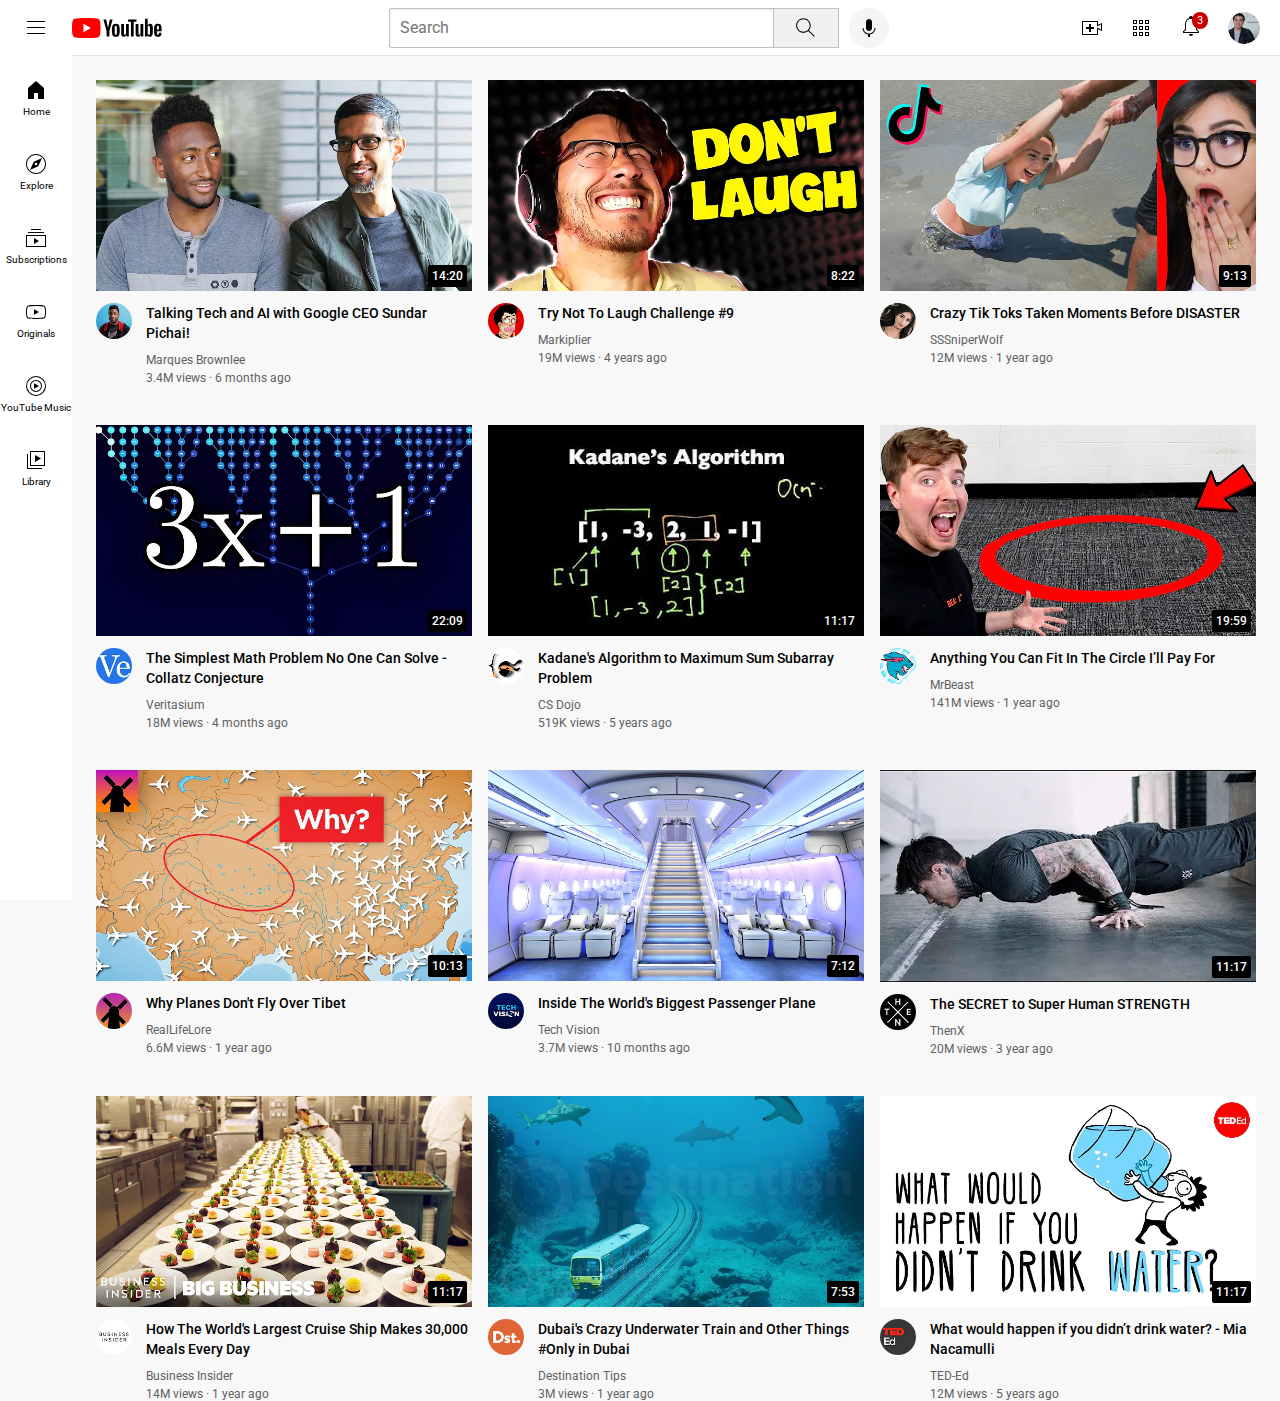
<file: index.html>
<!DOCTYPE html>
<html>
  <head>
    <title>YouTube.com Clone</title>

    <link rel="preconnect" href="https://fonts.googleapis.com">
    <link rel="preconnect" href="https://fonts.gstatic.com" crossorigin>
    <link href="https://fonts.googleapis.com/css2?family=Roboto:wght@400;500;700&display=swap" rel="stylesheet">

    <link rel="stylesheet" href="styles/general.css">
    <link rel="stylesheet" href="styles/header.css">
    <link rel="stylesheet" href="styles/video.css">
    <link rel="stylesheet" href="styles/sidebar.css">
  </head>
  <body>
    <header class="header">
      <div class="left-section">
        <img class="hamburger-menu" src="icons/hamburger-menu.svg">
        <img class="youtube-logo" src="icons/youtube-logo.svg">
      </div>
      <div class="middle-section">
        <input class="search-bar" type="text" placeholder="Search">
        <button class="search-button">
          <img class="search-icon" src="icons/search.svg">
          <div class="tooltip">Search</div>
        </button>
        <!-- Put position absolute inside position relative -->
        <button class="voice-search-button">
          <img class="voice-search-icon" src="icons/voice-search-icon.svg">
          <div class="tooltip">Search with your voice</div>
        </button>
      </div>
      <div class="right-section">
        <div class="upload-icon-container">
          <img class="upload-icon" src="icons/upload.svg">
          <div class="tooltip">Create</div>
        </div>
        <img class="youtube-apps-icon" src="icons/youtube-apps.svg">
        <div class="notifications-icon-container">
          <img class="notifications-icon" src="icons/notifications.svg">
          <div class="notifications-count">3</div>
        </div>
        <img class="current-user-picture" src="channel-pictures/my-channel.jpeg">
      </div>
    </header>

    <nav class="sidebar">
      <div class="sidebar-link">
        <img src="icons/home.svg">
        <div>Home</div>
      </div>
      <div class="sidebar-link">
        <img src="icons/explore.svg">
        <div>Explore</div>
      </div>
      <div class="sidebar-link">
        <img src="icons/subscriptions.svg">
        <div>Subscriptions</div>
      </div>
      <div class="sidebar-link">
        <img src="icons/originals.svg">
        <div>Originals</div>
      </div>
      <div class="sidebar-link">
        <img src="icons/youtube-music.svg">
        <div>YouTube Music</div>
      </div>
      <div class="sidebar-link">
        <img src="icons/library.svg">
        <div>Library</div>
      </div>
    </nav>

    <main>
      <section class="video-grid">
        <div class="video-preview">
          <div class="thumbnail-row">
            <img class="thumbnail" src="thumbnails/thumbnail-1.webp">
            <div class="video-time">14:20</div>
          </div>
          <div class="video-info-grid">
            <div class="channel-picture">
              <img class="profile-picture" src="channel-pictures/channel-1.jpeg">
            </div>
            <div class="video-info">
              <p class="video-title">
                Talking Tech and AI with Google CEO Sundar Pichai!
              </p>
              <p class="video-author">
                Marques Brownlee
              </p>
              <p class="video-stats">
                3.4M views &#183; 6 months ago
              </p>
            </div>
          </div>
        </div>

        <div class="video-preview">
          <div class="thumbnail-row">
            <img class="thumbnail" src="thumbnails/thumbnail-2.webp">
            <div class="video-time">8:22</div>
          </div>
          <div class="video-info-grid">
            <div class="channel-picture">
              <img class="profile-picture" src="channel-pictures/channel-2.jpeg">
            </div>
            <div class="video-info">
              <p class="video-title">
                Try Not To Laugh Challenge #9
              </p>
              <p class="video-author">
                Markiplier
              </p>
              <p class="video-stats">
                19M views &#183; 4 years ago
              </p>
            </div>
          </div>
        </div>

        <div class="video-preview">
          <div class="thumbnail-row">
            <img class="thumbnail" src="thumbnails/thumbnail-3.webp">
            <div class="video-time">9:13</div>
          </div>
          <div class="video-info-grid">
            <div class="channel-picture">
              <img class="profile-picture" src="channel-pictures/channel-3.jpeg">
            </div>
            <div class="video-info">
              <p class="video-title">
                Crazy Tik Toks Taken Moments Before DISASTER
              </p>
              <p class="video-author">
                SSSniperWolf
              </p>
              <p class="video-stats">
                12M views &#183; 1 year ago
              </p>
            </div>
          </div>
        </div>

        <div class="video-preview">
          <div class="thumbnail-row">
            <img class="thumbnail" src="thumbnails/thumbnail-4.webp">
            <div class="video-time">22:09</div>
          </div>
          <div class="video-info-grid">
            <div class="channel-picture">
              <img class="profile-picture" src="channel-pictures/channel-4.jpeg">
            </div>
            <div class="video-info">
              <p class="video-title">
                The Simplest Math Problem No One Can Solve - Collatz Conjecture
              </p>
              <p class="video-author">
                Veritasium
              </p>
              <p class="video-stats">
                18M views &#183; 4 months ago
              </p>
            </div>
          </div>
        </div>

        <div class="video-preview">
          <div class="thumbnail-row">
            <img class="thumbnail" src="thumbnails/thumbnail-5.webp">
            <div class="video-time">11:17</div>
          </div>
          <div class="video-info-grid">
            <div class="channel-picture">
              <img class="profile-picture" src="channel-pictures/channel-5.jpeg">
            </div>
            <div class="video-info">
              <p class="video-title">
                Kadane's Algorithm to Maximum Sum Subarray Problem
              </p>
              <p class="video-author">
                CS Dojo
              </p>
              <p class="video-stats">
                519K views &#183; 5 years ago
              </p>
            </div>
          </div>
        </div>

        <div class="video-preview">
          <div class="thumbnail-row">
            <img class="thumbnail" src="thumbnails/thumbnail-6.webp">
            <div class="video-time">19:59</div>
          </div>
          <div class="video-info-grid">
            <div class="channel-picture">
              <img class="profile-picture" src="channel-pictures/channel-6.jpeg">
            </div>
            <div class="video-info">
              <p class="video-title">
                Anything You Can Fit In The Circle I’ll Pay For
              </p>
              <p class="video-author">
                MrBeast
              </p>
              <p class="video-stats">
                141M views &#183; 1 year ago
              </p>
            </div>
          </div>
        </div>

        <div class="video-preview">
          <div class="thumbnail-row">
            <img class="thumbnail" src="thumbnails/thumbnail-7.webp">
            <div class="video-time">10:13</div>
          </div>
          <div class="video-info-grid">
            <div class="channel-picture">
              <img class="profile-picture" src="channel-pictures/channel-7.jpeg">
            </div>
            <div class="video-info">
              <p class="video-title">
                Why Planes Don't Fly Over Tibet
              </p>
              <p class="video-author">
                RealLifeLore
              </p>
              <p class="video-stats">
                6.6M views · 1 year ago
              </p>
            </div>
          </div>
        </div>

        <div class="video-preview">
          <div class="thumbnail-row">
            <img class="thumbnail" src="thumbnails/thumbnail-8.webp">
            <div class="video-time">7:12</div>
          </div>
          <div class="video-info-grid">
            <div class="channel-picture">
              <img class="profile-picture" src="channel-pictures/channel-8.jpeg">
            </div>
            <div class="video-info">
              <p class="video-title">
                Inside The World's Biggest Passenger Plane
              </p>
              <p class="video-author">
                Tech Vision
              </p>
              <p class="video-stats">
                3.7M views · 10 months ago
              </p>
            </div>
          </div>
        </div>

        <div class="video-preview">
          <div class="thumbnail-row">
            <img class="thumbnail" src="thumbnails/thumbnail-9.webp">
            <div class="video-time">11:17</div>
          </div>
          <div class="video-info-grid">
            <div class="channel-picture">
              <img class="profile-picture" src="channel-pictures/channel-9.jpeg">
            </div>
            <div class="video-info">
              <p class="video-title">
                The SECRET to Super Human STRENGTH
              </p>
              <p class="video-author">
                ThenX
              </p>
              <p class="video-stats">
                20M views · 3 year ago
              </p>
            </div>
          </div>
        </div>

        <div class="video-preview">
          <div class="thumbnail-row">
            <img class="thumbnail" src="thumbnails/thumbnail-10.webp">
            <div class="video-time">11:17</div>
          </div>
          <div class="video-info-grid">
            <div class="channel-picture">
              <img class="profile-picture" src="channel-pictures/channel-10.jpeg">
            </div>
            <div class="video-info">
              <p class="video-title">
                How The World's Largest Cruise Ship Makes 30,000 Meals Every Day
              </p>
              <p class="video-author">
                Business Insider
              </p>
              <p class="video-stats">
                14M views · 1 year ago
              </p>
            </div>
          </div>
        </div>

        <div class="video-preview">
          <div class="thumbnail-row">
            <img class="thumbnail" src="thumbnails/thumbnail-11.webp">
            <div class="video-time">7:53</div>
          </div>
          <div class="video-info-grid">
            <div class="channel-picture">
              <img class="profile-picture" src="channel-pictures/channel-11.jpeg">
            </div>
            <div class="video-info">
              <p class="video-title">
                Dubai's Crazy Underwater Train and Other Things #Only in Dubai
              </p>
              <p class="video-author">
                Destination Tips
              </p>
              <p class="video-stats">
                3M views · 1 year ago
              </p>
            </div>
          </div>
        </div>

        <div class="video-preview">
          <div class="thumbnail-row">
            <img class="thumbnail" src="thumbnails/thumbnail-12.webp">
            <div class="video-time">11:17</div>
          </div>
          <div class="video-info-grid">
            <div class="channel-picture">
              <img class="profile-picture" src="channel-pictures/channel-12.jpeg">
            </div>
            <div class="video-info">
              <p class="video-title">
                What would happen if you didn’t drink water? - Mia Nacamulli
              </p>
              <p class="video-author">
                TED-Ed
              </p>
              <p class="video-stats">
                12M views · 5 years ago
              </p>
            </div>
          </div>
        </div>

      </section>
    </main>
  </body>
</html>
</file>
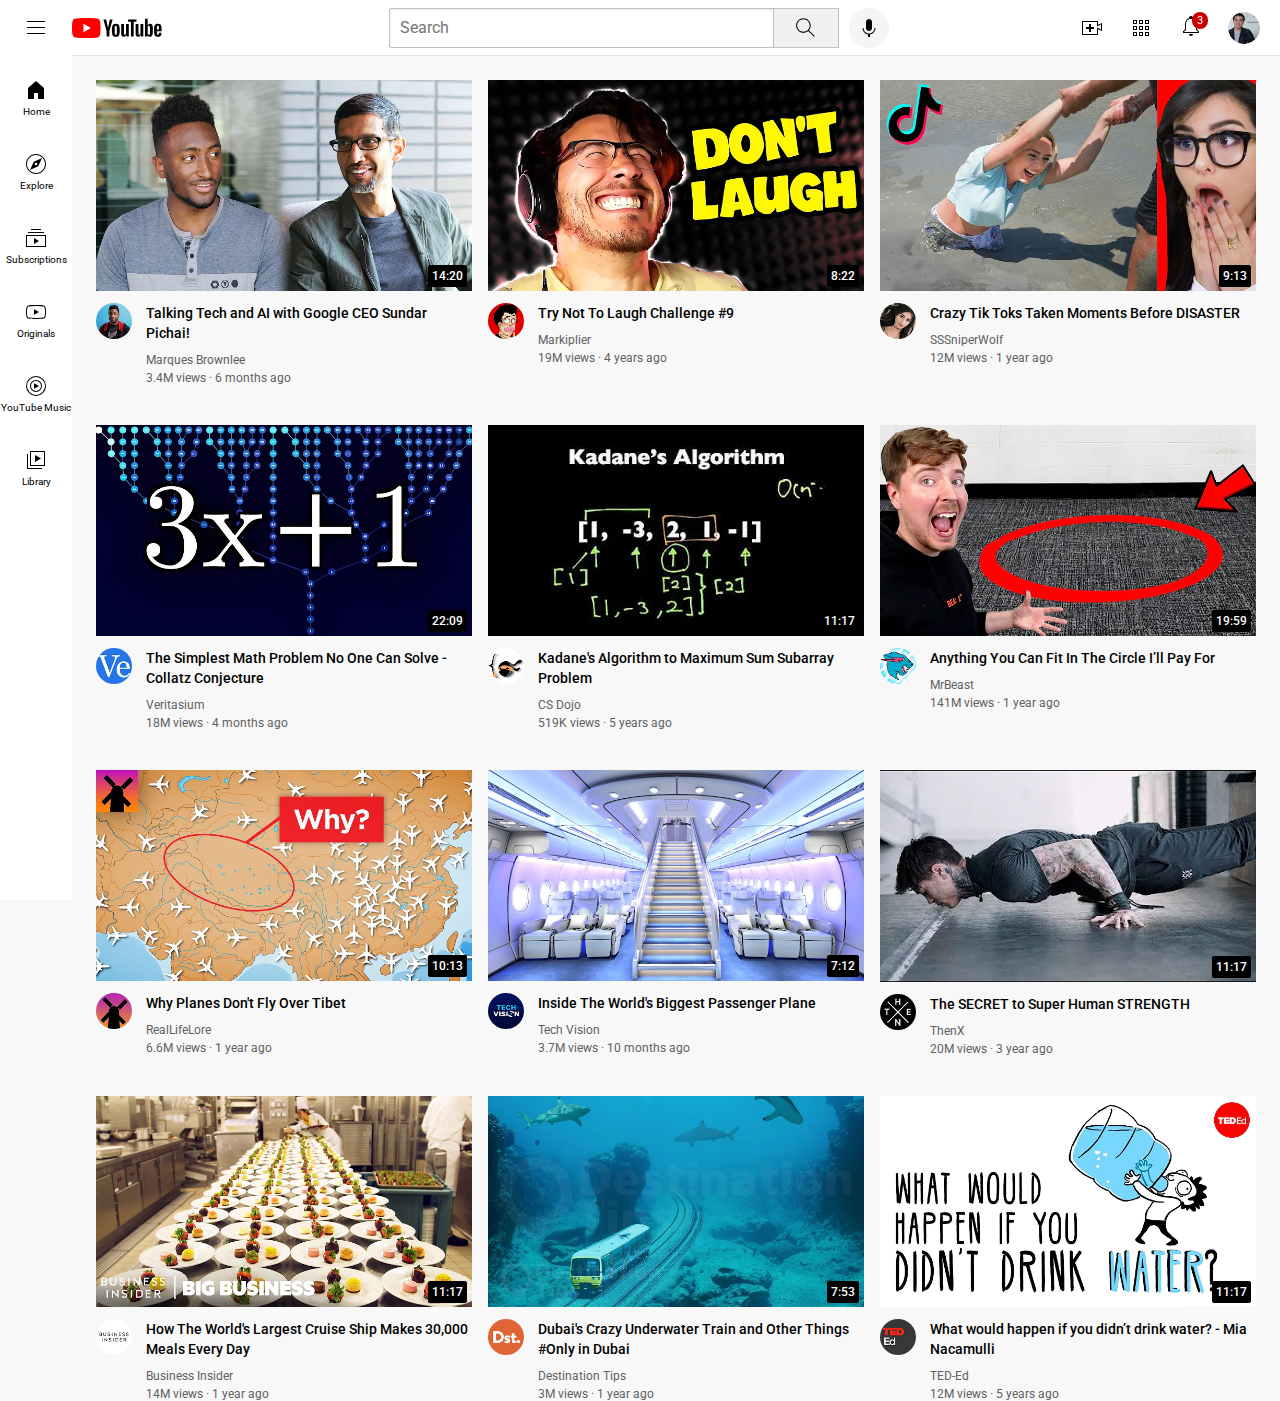
<file: youtube.html>
<!DOCTYPE html>
<html>
  <head>
    <title>YouTube.com Clone</title>

    <link rel="preconnect" href="https://fonts.googleapis.com">
    <link rel="preconnect" href="https://fonts.gstatic.com" crossorigin>
    <link href="https://fonts.googleapis.com/css2?family=Roboto:wght@400;500;700&display=swap" rel="stylesheet">

    <link rel="stylesheet" href="styles/general.css">
    <link rel="stylesheet" href="styles/header.css">
    <link rel="stylesheet" href="styles/video.css">
    <link rel="stylesheet" href="styles/sidebar.css">
  </head>
  <body>
    <header class="header">
      <div class="left-section">
        <img class="hamburger-menu" src="icons/hamburger-menu.svg">
        <img class="youtube-logo" src="icons/youtube-logo.svg">
      </div>
      <div class="middle-section">
        <input class="search-bar" type="text" placeholder="Search">
        <button class="search-button">
          <img class="search-icon" src="icons/search.svg">
          <div class="tooltip">Search</div>
        </button>
        <!-- Put position absolute inside position relative -->
        <button class="voice-search-button">
          <img class="voice-search-icon" src="icons/voice-search-icon.svg">
          <div class="tooltip">Search with your voice</div>
        </button>
      </div>
      <div class="right-section">
        <div class="upload-icon-container">
          <img class="upload-icon" src="icons/upload.svg">
          <div class="tooltip">Create</div>
        </div>
        <img class="youtube-apps-icon" src="icons/youtube-apps.svg">
        <div class="notifications-icon-container">
          <img class="notifications-icon" src="icons/notifications.svg">
          <div class="notifications-count">3</div>
        </div>
        <img class="current-user-picture" src="channel-pictures/my-channel.jpeg">
      </div>
    </header>

    <nav class="sidebar">
      <div class="sidebar-link">
        <img src="icons/home.svg">
        <div>Home</div>
      </div>
      <div class="sidebar-link">
        <img src="icons/explore.svg">
        <div>Explore</div>
      </div>
      <div class="sidebar-link">
        <img src="icons/subscriptions.svg">
        <div>Subscriptions</div>
      </div>
      <div class="sidebar-link">
        <img src="icons/originals.svg">
        <div>Originals</div>
      </div>
      <div class="sidebar-link">
        <img src="icons/youtube-music.svg">
        <div>YouTube Music</div>
      </div>
      <div class="sidebar-link">
        <img src="icons/library.svg">
        <div>Library</div>
      </div>
    </nav>

    <main>
      <section class="video-grid">
        <div class="video-preview">
          <div class="thumbnail-row">
            <img class="thumbnail" src="thumbnails/thumbnail-1.webp">
            <div class="video-time">14:20</div>
          </div>
          <div class="video-info-grid">
            <div class="channel-picture">
              <img class="profile-picture" src="channel-pictures/channel-1.jpeg">
            </div>
            <div class="video-info">
              <p class="video-title">
                Talking Tech and AI with Google CEO Sundar Pichai!
              </p>
              <p class="video-author">
                Marques Brownlee
              </p>
              <p class="video-stats">
                3.4M views &#183; 6 months ago
              </p>
            </div>
          </div>
        </div>

        <div class="video-preview">
          <div class="thumbnail-row">
            <img class="thumbnail" src="thumbnails/thumbnail-2.webp">
            <div class="video-time">8:22</div>
          </div>
          <div class="video-info-grid">
            <div class="channel-picture">
              <img class="profile-picture" src="channel-pictures/channel-2.jpeg">
            </div>
            <div class="video-info">
              <p class="video-title">
                Try Not To Laugh Challenge #9
              </p>
              <p class="video-author">
                Markiplier
              </p>
              <p class="video-stats">
                19M views &#183; 4 years ago
              </p>
            </div>
          </div>
        </div>

        <div class="video-preview">
          <div class="thumbnail-row">
            <img class="thumbnail" src="thumbnails/thumbnail-3.webp">
            <div class="video-time">9:13</div>
          </div>
          <div class="video-info-grid">
            <div class="channel-picture">
              <img class="profile-picture" src="channel-pictures/channel-3.jpeg">
            </div>
            <div class="video-info">
              <p class="video-title">
                Crazy Tik Toks Taken Moments Before DISASTER
              </p>
              <p class="video-author">
                SSSniperWolf
              </p>
              <p class="video-stats">
                12M views &#183; 1 year ago
              </p>
            </div>
          </div>
        </div>

        <div class="video-preview">
          <div class="thumbnail-row">
            <img class="thumbnail" src="thumbnails/thumbnail-4.webp">
            <div class="video-time">22:09</div>
          </div>
          <div class="video-info-grid">
            <div class="channel-picture">
              <img class="profile-picture" src="channel-pictures/channel-4.jpeg">
            </div>
            <div class="video-info">
              <p class="video-title">
                The Simplest Math Problem No One Can Solve - Collatz Conjecture
              </p>
              <p class="video-author">
                Veritasium
              </p>
              <p class="video-stats">
                18M views &#183; 4 months ago
              </p>
            </div>
          </div>
        </div>

        <div class="video-preview">
          <div class="thumbnail-row">
            <img class="thumbnail" src="thumbnails/thumbnail-5.webp">
            <div class="video-time">11:17</div>
          </div>
          <div class="video-info-grid">
            <div class="channel-picture">
              <img class="profile-picture" src="channel-pictures/channel-5.jpeg">
            </div>
            <div class="video-info">
              <p class="video-title">
                Kadane's Algorithm to Maximum Sum Subarray Problem
              </p>
              <p class="video-author">
                CS Dojo
              </p>
              <p class="video-stats">
                519K views &#183; 5 years ago
              </p>
            </div>
          </div>
        </div>

        <div class="video-preview">
          <div class="thumbnail-row">
            <img class="thumbnail" src="thumbnails/thumbnail-6.webp">
            <div class="video-time">19:59</div>
          </div>
          <div class="video-info-grid">
            <div class="channel-picture">
              <img class="profile-picture" src="channel-pictures/channel-6.jpeg">
            </div>
            <div class="video-info">
              <p class="video-title">
                Anything You Can Fit In The Circle I’ll Pay For
              </p>
              <p class="video-author">
                MrBeast
              </p>
              <p class="video-stats">
                141M views &#183; 1 year ago
              </p>
            </div>
          </div>
        </div>

        <div class="video-preview">
          <div class="thumbnail-row">
            <img class="thumbnail" src="thumbnails/thumbnail-7.webp">
            <div class="video-time">10:13</div>
          </div>
          <div class="video-info-grid">
            <div class="channel-picture">
              <img class="profile-picture" src="channel-pictures/channel-7.jpeg">
            </div>
            <div class="video-info">
              <p class="video-title">
                Why Planes Don't Fly Over Tibet
              </p>
              <p class="video-author">
                RealLifeLore
              </p>
              <p class="video-stats">
                6.6M views · 1 year ago
              </p>
            </div>
          </div>
        </div>

        <div class="video-preview">
          <div class="thumbnail-row">
            <img class="thumbnail" src="thumbnails/thumbnail-8.webp">
            <div class="video-time">7:12</div>
          </div>
          <div class="video-info-grid">
            <div class="channel-picture">
              <img class="profile-picture" src="channel-pictures/channel-8.jpeg">
            </div>
            <div class="video-info">
              <p class="video-title">
                Inside The World's Biggest Passenger Plane
              </p>
              <p class="video-author">
                Tech Vision
              </p>
              <p class="video-stats">
                3.7M views · 10 months ago
              </p>
            </div>
          </div>
        </div>

        <div class="video-preview">
          <div class="thumbnail-row">
            <img class="thumbnail" src="thumbnails/thumbnail-9.webp">
            <div class="video-time">11:17</div>
          </div>
          <div class="video-info-grid">
            <div class="channel-picture">
              <img class="profile-picture" src="channel-pictures/channel-9.jpeg">
            </div>
            <div class="video-info">
              <p class="video-title">
                The SECRET to Super Human STRENGTH
              </p>
              <p class="video-author">
                ThenX
              </p>
              <p class="video-stats">
                20M views · 3 year ago
              </p>
            </div>
          </div>
        </div>

        <div class="video-preview">
          <div class="thumbnail-row">
            <img class="thumbnail" src="thumbnails/thumbnail-10.webp">
            <div class="video-time">11:17</div>
          </div>
          <div class="video-info-grid">
            <div class="channel-picture">
              <img class="profile-picture" src="channel-pictures/channel-10.jpeg">
            </div>
            <div class="video-info">
              <p class="video-title">
                How The World's Largest Cruise Ship Makes 30,000 Meals Every Day
              </p>
              <p class="video-author">
                Business Insider
              </p>
              <p class="video-stats">
                14M views · 1 year ago
              </p>
            </div>
          </div>
        </div>

        <div class="video-preview">
          <div class="thumbnail-row">
            <img class="thumbnail" src="thumbnails/thumbnail-11.webp">
            <div class="video-time">7:53</div>
          </div>
          <div class="video-info-grid">
            <div class="channel-picture">
              <img class="profile-picture" src="channel-pictures/channel-11.jpeg">
            </div>
            <div class="video-info">
              <p class="video-title">
                Dubai's Crazy Underwater Train and Other Things #Only in Dubai
              </p>
              <p class="video-author">
                Destination Tips
              </p>
              <p class="video-stats">
                3M views · 1 year ago
              </p>
            </div>
          </div>
        </div>

        <div class="video-preview">
          <div class="thumbnail-row">
            <img class="thumbnail" src="thumbnails/thumbnail-12.webp">
            <div class="video-time">11:17</div>
          </div>
          <div class="video-info-grid">
            <div class="channel-picture">
              <img class="profile-picture" src="channel-pictures/channel-12.jpeg">
            </div>
            <div class="video-info">
              <p class="video-title">
                What would happen if you didn’t drink water? - Mia Nacamulli
              </p>
              <p class="video-author">
                TED-Ed
              </p>
              <p class="video-stats">
                12M views · 5 years ago
              </p>
            </div>
          </div>
        </div>

      </section>
    </main>
  </body>
</html>
</file>
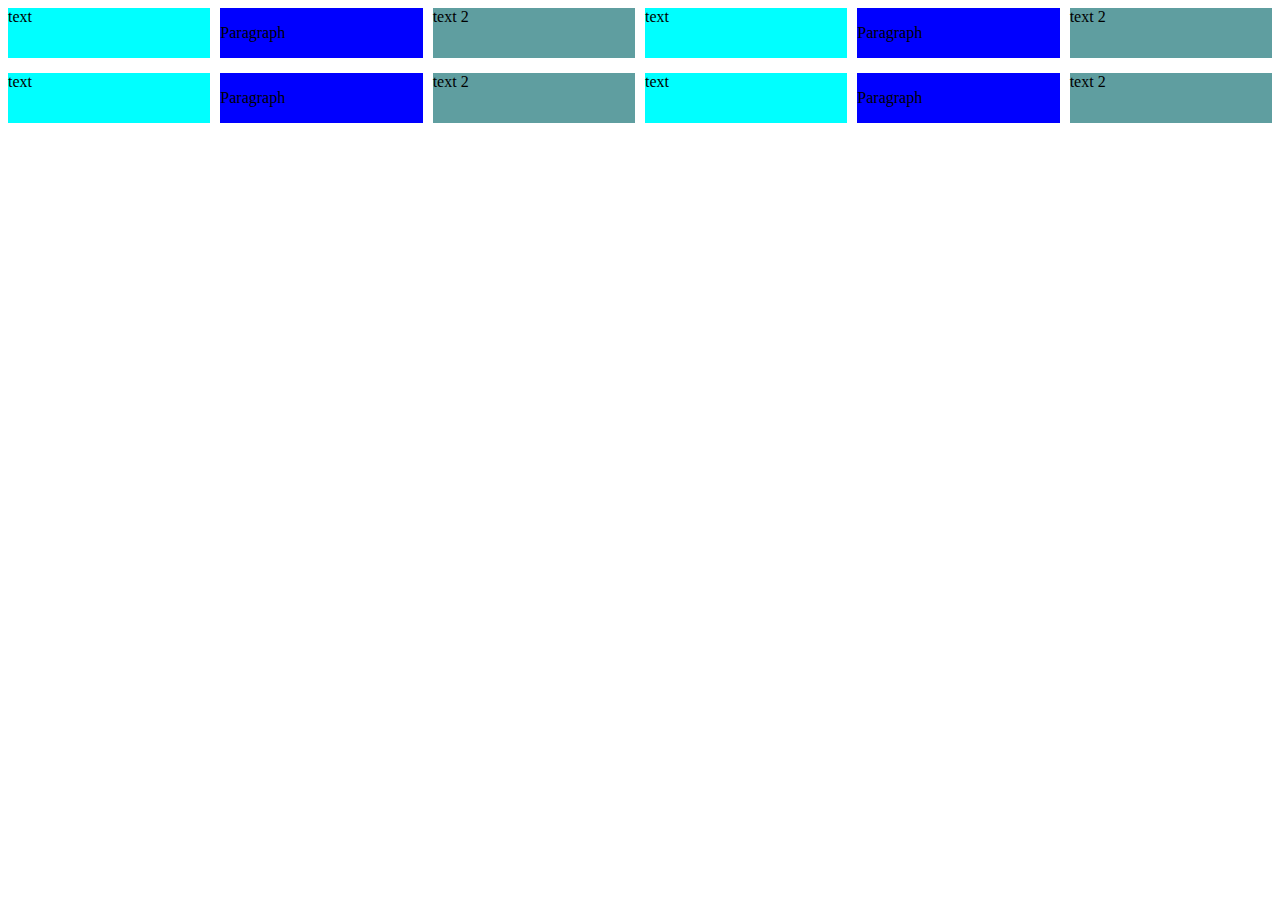
<file: example/flex.html>
<!DOCTYPE html>
<html lang="en">
<head>
    <meta charset="UTF-8">
    <meta http-equiv="X-UA-Compatible" content="IE=edge">
    <meta name="viewport" content="width=device-width, initial-scale=1.0">
    <title>Document</title>
</head>
<body>
    <div style="
        display: flex;
        flex-direction: row;
        row-gap: 10px;
        column-gap: 10px;
        justify-content: space-between;
        ">
        <div style="background-color: aqua; flex: 1;">text</div>
        <div style="background-color: blue; flex: 1;"><p>Paragraph</p></div>
        <div style="background-color: cadetblue; flex: 1;">text 2</div>

        <div style="background-color: aqua; flex: 1">text</div>
        <div style="background-color: blue; flex: 1"><p>Paragraph</p></div>
        <div style="background-color: cadetblue; flex: 1">text 2</div>
    </div>

    <div style="
        display: flex;
        flex-direction: row;
        row-gap: 10px;
        column-gap: 10px;
        justify-content: space-between;
        margin-top: 15px;
        ">
        <div style="background-color: aqua; flex: 1;">text</div>
        <div style="background-color: blue; flex: 1;"><p>Paragraph</p></div>
        <div style="background-color: cadetblue; flex: 1;">text 2</div>

        <div style="background-color: aqua; flex: 1">text</div>
        <div style="background-color: blue; flex: 1"><p>Paragraph</p></div>
        <div style="background-color: cadetblue; flex: 1">text 2</div>
    </div>

    <div>
        <div></div>
        <div></div>
        <div></div>
    </div>
</body>
</html>
</file>
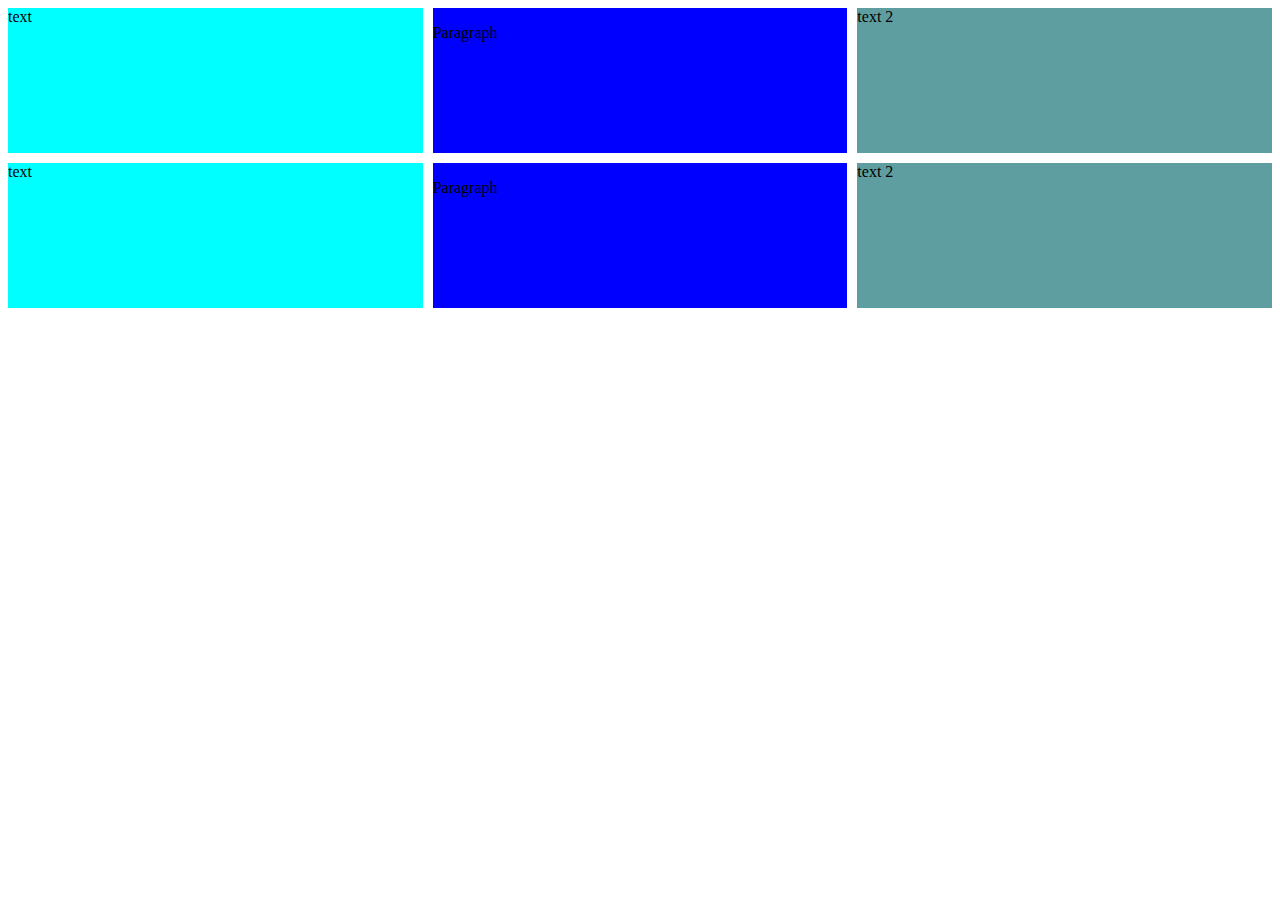
<file: example/grid.html>
<!DOCTYPE html>
<html lang="en">
<head>
    <meta charset="UTF-8">
    <meta http-equiv="X-UA-Compatible" content="IE=edge">
    <meta name="viewport" content="width=device-width, initial-scale=1.0">
    <title>Document</title>
</head>
<body>
    <div style="
        display: grid;
        grid-template-columns: 1fr 1fr 1fr;
        row-gap: 10px;
        column-gap: 10px;
        height: 300px;
        ">
        <div style="background-color: aqua;">text</div>
        <div style="background-color: blue;"><p>Paragraph</p></div>
        <div style="background-color: cadetblue;">text 2</div>

        <div style="background-color: aqua;">text</div>
        <div style="background-color: blue;"><p>Paragraph</p></div>
        <div style="background-color: cadetblue;">text 2</div>
    </div>

    <div>
        <div></div>
        <div></div>
        <div></div>
    </div>
</body>
</html>
</file>
<file: styles/general.css>
p {
  font-family: Roboto, Arial;
  margin-top: 0;
  margin-bottom: 0;
}

body {
  font-family: Roboto, Arial;
  margin: 0;
  padding-top: 80px;
  padding-left: 96px;
  padding-right: 24px;
  background-color: rgb(248, 248, 248);
}
</file>
<file: styles/header.css>
.header {
  height: 55px;

  display: flex;
  flex-direction: row;
  justify-content: space-between;

  position: fixed;
  top: 0;
  left: 0;
  right: 0;
  z-index: 100;

  background-color: white;
  border-bottom-width: 1px;
  border-bottom-style: solid;
  border-bottom-color: rgb(228, 228, 228);
}

.left-section {
  display: flex;
  align-items: center;
}

.hamburger-menu {
  height: 24px;
  margin-left: 24px;
  margin-right: 24px;
}

.youtube-logo {
  height: 20px;
}

.middle-section {
  flex: 1;
  margin-left: 70px;
  margin-right: 35px;
  max-width: 500px;
  display: flex;
  align-items: center;
}

.search-bar {
  flex: 1;
  height: 36px;
  padding-left: 10px;
  font-size: 16px;
  border: 1px solid rgb(192, 192, 192);
  border-radius: 2px;
  box-shadow: inset 1px 2px 3px rgba(0, 0, 0, 0.05);
  width: 0;
}

.search-bar::placeholder {
  font-family: Roboto, Arial;
  font-size: 16px;
}

.search-button {
  height: 40px;
  width: 66px;
  background-color: rgb(240, 240, 240);
  border-width: 1px;
  border-style: solid;
  border-color: rgb(192, 192, 192);
  margin-left: -1px;
  margin-right: 10px;
}

.search-button,
.voice-search-button,
.upload-icon-container {
  display: flex;
  justify-content: center;
  align-items: center;
  position: relative;
}

.search-button .tooltip,
.voice-search-button .tooltip,
.upload-icon-container .tooltip {
  font-family: Roboto, Arial;
  position: absolute;
  background-color: gray;
  color: white;
  padding-top: 4px;
  padding-bottom: 4px;
  padding-left: 8px;
  padding-right: 8px;
  border-radius: 2px;
  font-size: 12px;
  bottom: -30px;
  opacity: 0;
  transition: opacity 0.15s;
  pointer-events: none;
  white-space: nowrap;
}

.search-button:hover .tooltip,
.voice-search-button:hover .tooltip,
.upload-icon-container:hover .tooltip {
  opacity: 1;
}

.search-icon {
  height: 25px;
}

.voice-search-button {
  height: 40px;
  width: 40px;
  border-radius: 20px;
  border: none;
  background-color: rgb(245, 245, 245);
}

.voice-search-icon {
  height: 24px;
}

.right-section {
  width: 180px;
  margin-right: 20px;
  display: flex;
  align-items: center;
  justify-content: space-between;
  flex-shrink: 0;
}

.upload-icon {
  height: 24px;
}

.youtube-apps-icon {
  height: 24px;
}

.notifications-icon {
  height: 24px;
}

.notifications-icon-container {
  position: relative;
}

.notifications-count {
  position: absolute;
  top: -2px;
  right: -5px;
  background-color: rgb(200, 0, 0);
  color: white;
  font-family: Roboto, Arial;
  font-size: 11px;
  padding-left: 5px;
  padding-right: 5px;
  padding-top: 2px;
  padding-bottom: 2px;
  border-radius: 10px;
}

.current-user-picture {
  height: 32px;
  border-radius: 16px;
}
</file>
<file: styles/video.css>
.thumbnail {
  width: 100%;
}

.video-title {
  margin-top: 0;
  font-size: 14px;
  font-weight: 500;
  line-height: 20px;
  margin-bottom: 10px;
}

.video-info-grid {
  display: grid;
  grid-template-columns: 50px 1fr;
}

.profile-picture {
  width: 36px;
  border-radius: 50px;
}

.thumbnail-row {
  margin-bottom: 8px;
  position: relative;
}

.video-author,
.video-stats {
  font-size: 12px;
  color: rgb(96, 96, 96);
}

.video-author {
  margin-bottom: 4px;
}

.video-grid {
  font-family: Roboto, Arial;
  display: grid;
  grid-template-columns: 1fr 1fr 1fr;
  column-gap: 16px;
  row-gap: 40px;
}

@media (max-width: 750px) {
  .video-grid {
    grid-template-columns: 1fr 1fr;
  }
}

@media (max-width: 751px) and (min-width: 999px) {
  .video-grid {
    grid-template-columns: 1fr 1fr 1fr;
  }
}

@media (min-width) {
  .video-grid {
    grid-template-columns: 1fr 1fr 1fr 1fr;
  }
}

.video-time {
  font-family: Roboto, Arial;
  font-size: 12px;
  font-weight: 500;
  padding: 4px;
  border-radius: 2px;
  background-color: black;
  color: white;
  position: absolute;
  bottom: 8px;
  right: 5px;
}
</file>
<file: styles/sidebar.css>
.sidebar {
    position: fixed;
    left: 0;
    bottom: 0;
    top: 55px;
    background-color: white;
    width: 72px;
    z-index: 200;
    padding-top: 5px;
  }
  
  .sidebar-link {
    height: 74px;
    display: flex;
    justify-content: center;
    align-items: center;
    flex-direction: column;
    cursor: pointer;
  }
  
  .sidebar-link:hover {
    background-color: rgb(235, 235, 235);
  }
  
  .sidebar-link img {
    height: 24px;
    margin-bottom: 4px;
  }
  
  .sidebar-link div {
    font-family: Roboto, Arial;
    font-size: 10px;
  }
</file>
